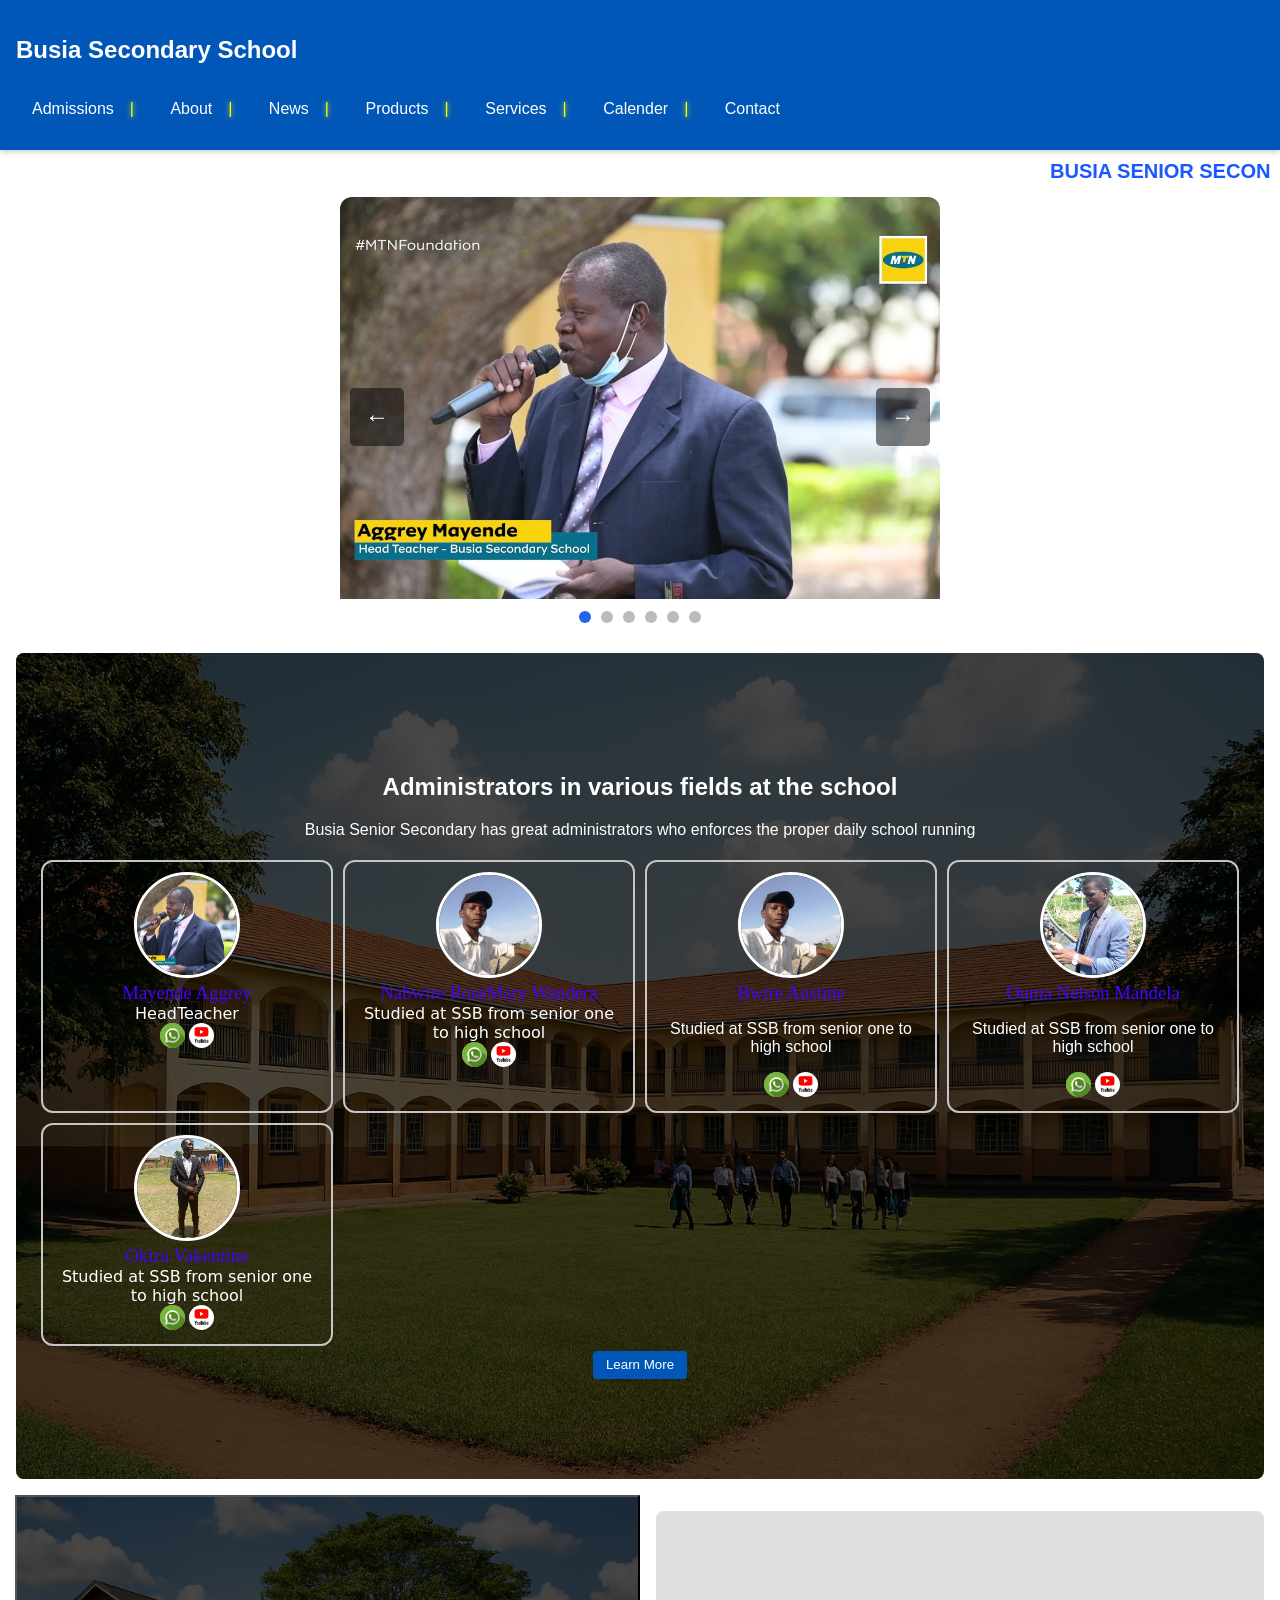
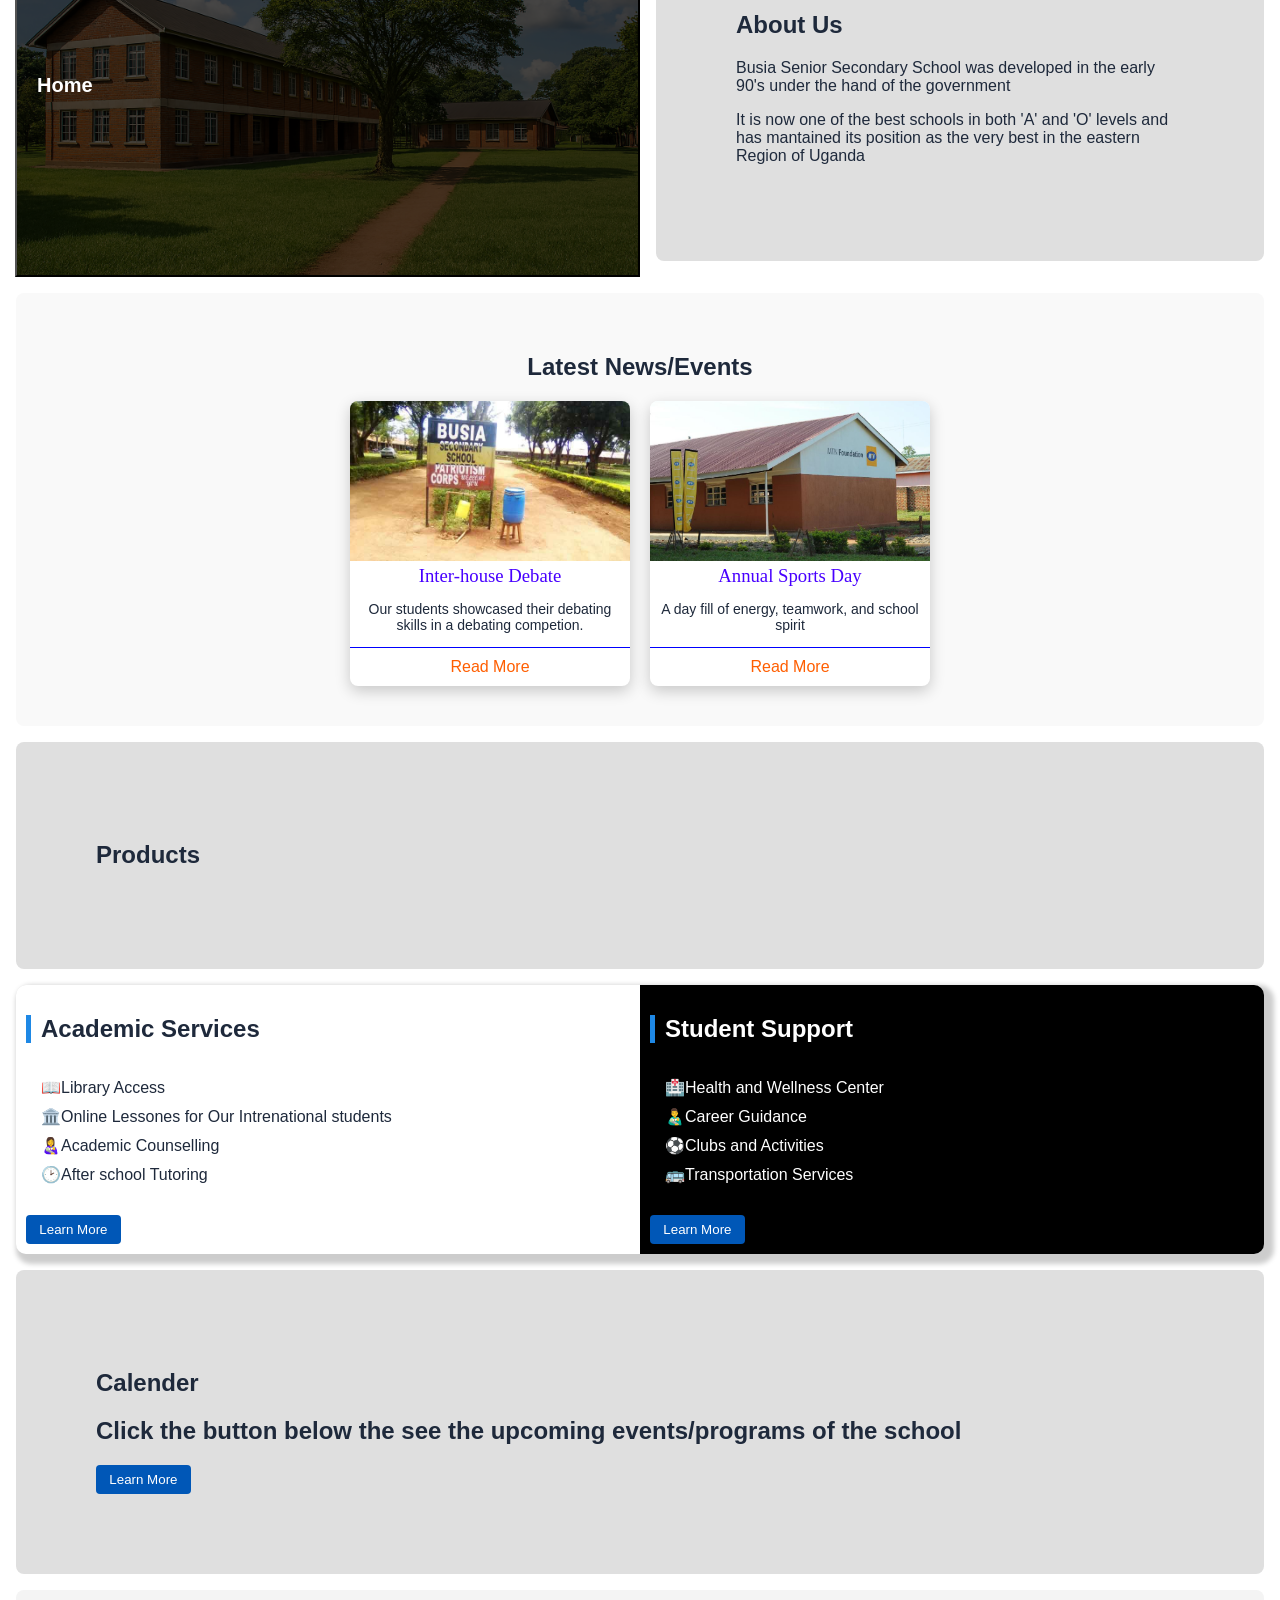
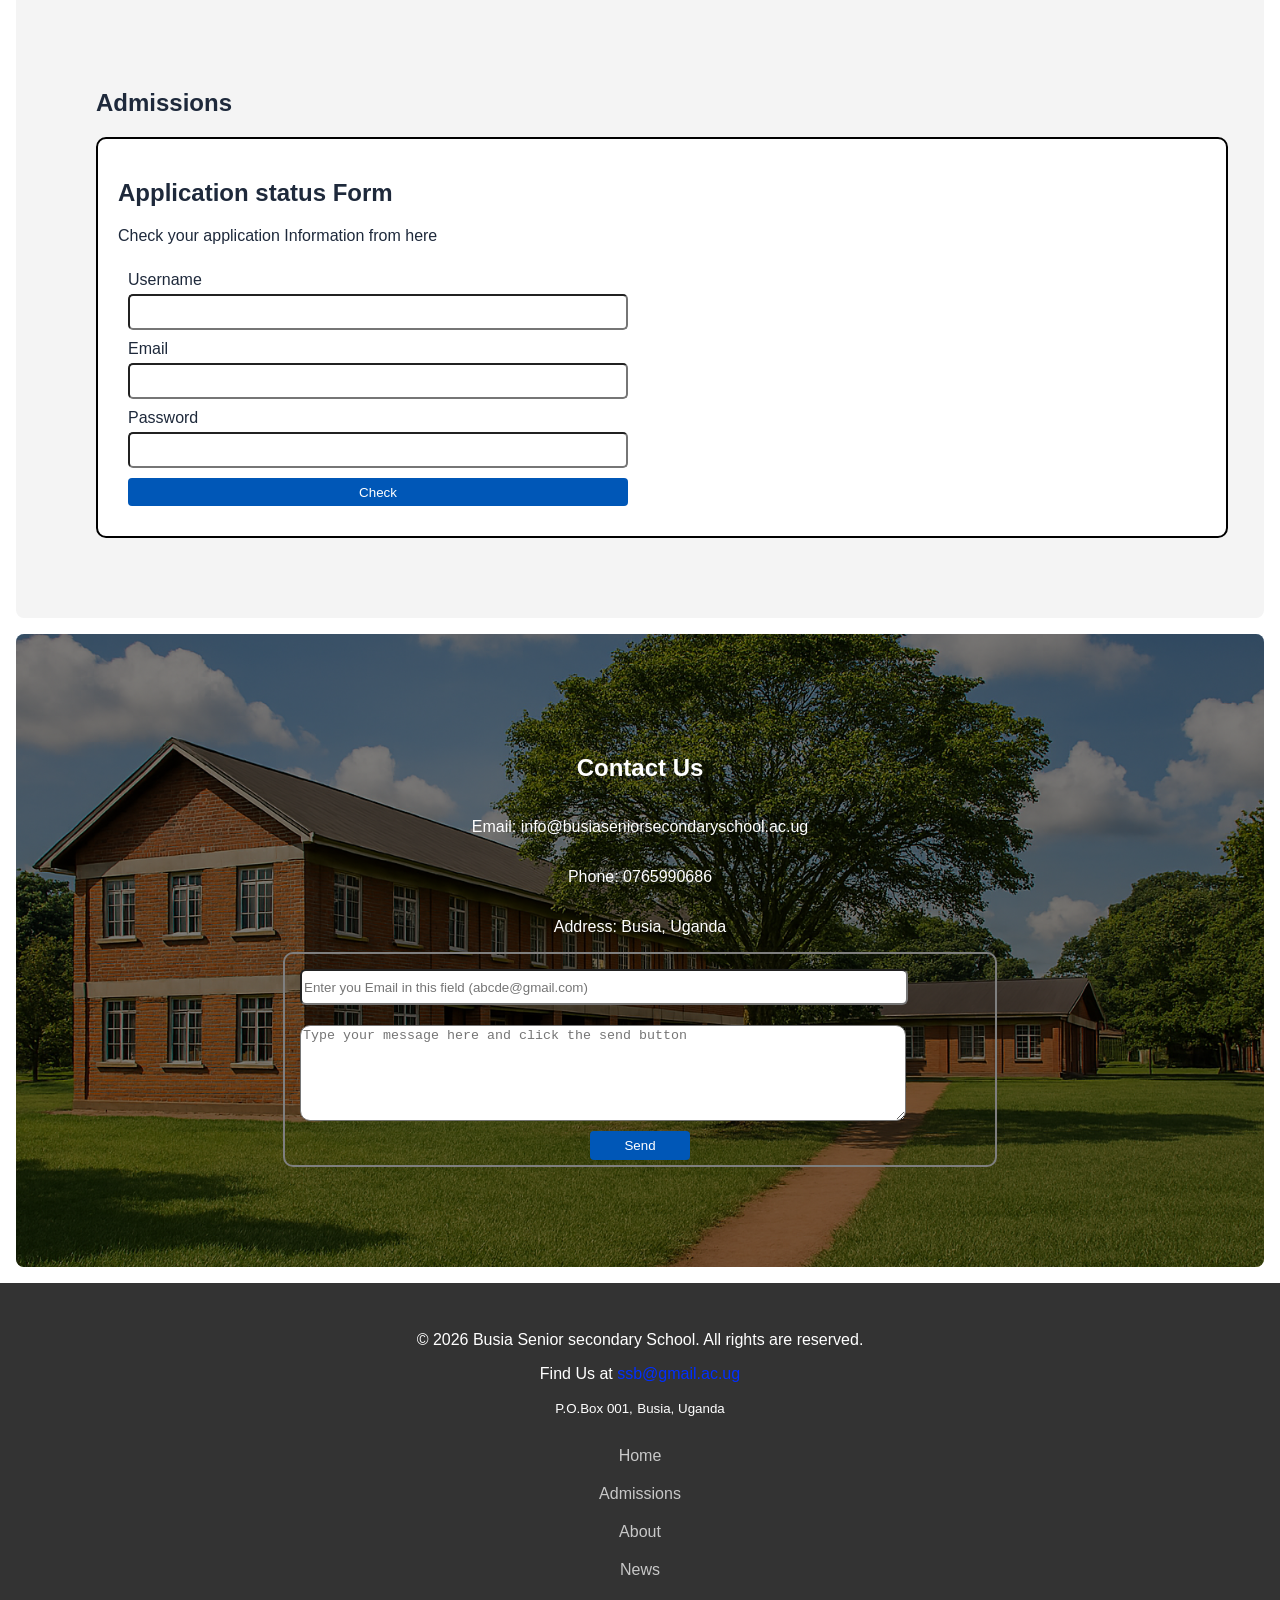
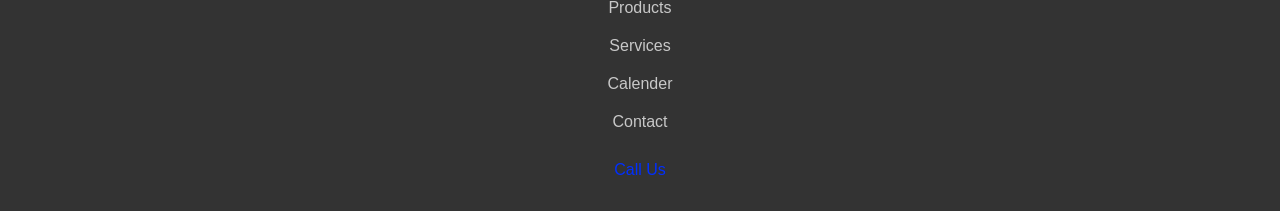
<file: index.html>
<!DOCTYPE html>
<html lang="en">
<head>
  <meta charset="UTF-8">
  <meta name="viewport" content="width=device-width, initial-scale=1.0">
  <title>BUSIA SENIOR SECONDARY SCHOOL</title>
  <link rel="stylesheet" href="style.css">
  <link rel="stylesheet" href="header.css">
  <link rel="stylesheet" href="sections.css">
  <link rel="stylesheet" href="footer.css">
</head>
<body>

  <div id="progressBar"></div>
    <header>
      <div class="sub-nav">
        <aside style="display: flex; align-items: center; justify-content: left;">
        <h1>Busia Secondary School</h1>
        </aside>
      </div>
      <nav id="main-nav">
          <button class="menu-toggle">&#9776;</button> <!-- hamburger icon-->
        <ul>
          <li><a href="admissions.html">Admissions</a></li>
          <li><a href="about.html">About</a></li>
          <li><a href="news.html">News</a></li>
          <li><a href="products.html">Products</a></li>
          <li><a href="services.html">Services</a></li>
          <li><a href="calender.html">Calender</a></li>
          <li><a href="contact.html">Contact</a></li>
        </ul>
      </nav>
    </header>
    
    <marquee behavior="scroll" direction="left" style="color: rgb(23, 85, 255); font-weight: 900; font-size: 20px; margin: 10px;">BUSIA SENIOR SECONDARY SCHOOL</marquee>
    <div class="slider-viewport">
      <div class="slider-container" id="slider-row">

      </div>
        <button class="nav-btn prev" onclick="changeSlide(-1)">←</button>
        <button class="nav-btn next" onclick="changeSlide(1)">→</button>
      <div class="dots-container" id="dots-row"></div>
    </div>
    <section id="hero">
      <h2>Administrators in various fields at the school</h2>
      <div id="more-info">
        <p>Busia Senior Secondary has great administrators who enforces the proper daily school running</p>
      </div>

      <div class="profiles">
        <div class="profile-div">
          <div id="profile-pic">
            <img src="maxresdefault.jpg" 
                                alt="|  Mayende Aggrey, Headteacher SSB" 
                                class="profile-thumb popup-trigger" 
                                id="profilePic" 
                                style="width: 100px; height: 100px; border-radius: 50%; cursor: pointer;">
            <h3 >Mayende Aggrey</h3>
          </div>
          <div id="captions">
            <p id="caption-para">HeadTeacher</p>
          </div>
          <div class="icons">
            <a href="https://wa.me/256765990686"><img src="whatsapp-icon.png" alt="whatsapp-icon" style="width: 25px; height: 25px; border-radius: 50%; cursor: pointer;"></a>
            <img src="youtube-icon-free-vector.jpg" alt="You tube icon" style="width: 25px; height: 25px; border-radius: 50%; cursor: pointer;">
          </div>
        </div>


        <div class="profile-div">
          <div id="profile-pic">
            <img src="user2.jpg" 
                              alt="|  Nabwire RoseMary Wandera, Ass. H/D Academics" 
                              class="profile-thumb popup-trigger"
                              id="profilePic"
                              style="width: 100px; height: 100px; border-radius: 50%; cursor: pointer;">
            <h3>Nabwire RoseMary Wandera</h3>
          </div>
          <div id="captions">
            <p id="caption-para">Studied at SSB from senior one to high school</p>
          </div>
          <div class="icons">
            <a href="https://wa.me/256765990686"><img src="whatsapp-icon.png" alt="whatsapp-icon" style="width: 25px; height: 25px; border-radius: 50%; cursor: pointer;"></a>
            <img src="youtube-icon-free-vector.jpg" alt="You tube icon" style="width: 25px; height: 25px; border-radius: 50%; cursor: pointer;">
          </div>
        </div>

        <div class="profile-div">
          <div id="profile-pic">
            <img src="user2.jpg" 
                              alt="|  Bwire Austine, Admissions H/D" 
                              class="profile-thumb popup-trigger"
                              id="profilePic"
                              style="width: 100px; height: 100px; border-radius: 50%; cursor: pointer;">
            <h3>Bwire Austine</h3>
          </div>
          <div id="captions">
            <p>Studied at SSB from senior one to high school</p>
          </div>
          <div class="icons">
            <a href="https://wa.me/256765990686"><img src="whatsapp-icon.png" alt="whatsapp-icon" style="width: 25px; height: 25px; border-radius: 50%; cursor: pointer;"></a>
            <img src="youtube-icon-free-vector.jpg" alt="You tube icon" style="width: 25px; height: 25px; border-radius: 50%; cursor: pointer;">
          </div>
        </div>

        <div class="profile-div">
          <div id="profile-pic">
            <img src="user4.jpg" 
                              alt="|   Ouma Nelson Mandela, Class Teacher"
                              class="profile-thumb popup-trigger"
                              id="profilePic" 
                              style="width: 100px; height: 100px; border-radius: 50%; cursor: pointer;">
            <h3>Ouma Nelson Mandela</h3>
          </div>
          <div id="captions">
            <p>Studied at SSB from senior one to high school</p>
          </div>
          <div class="icons">
            <a href="https://wa.me/256765990686"><img src="whatsapp-icon.png" alt="whatsapp-icon" style="width: 25px; height: 25px; border-radius: 50%; cursor: pointer;"></a>
            <img src="youtube-icon-free-vector.jpg" alt="You tube icon" style="width: 25px; height: 25px; border-radius: 50%; cursor: pointer;">
          </div>
        </div>

        <div class="profile-div">
          <div id="profile-pic">
            <img src="user6.jpg" 
                              alt="Okiru Valentine"
                              class="profile-thumb popup-trigger"
                              id="profilePic" 
                              style="width: 100px; height: 100px; border-radius: 50%; cursor: pointer;">
            <h3>Okiru Vakentine</h3>
          </div>
          <div id="captions">
            <p id="caption-para">Studied at SSB from senior one to high school</p>
          </div>
          <div class="icons">
            <a href="https://wa.me/256765990686"><img src="whatsapp-icon.png" alt="whatsapp-icon" style="width: 25px; height: 25px; border-radius: 50%; cursor: pointer;"></a>
            <img src="youtube-icon-free-vector.jpg" alt="You tube icon" style="width: 25px; height: 25px; border-radius: 50%; cursor: pointer;">
          </div>
        </div>
      </div>
      <button onclick="learnMore()">Learn More</button>
    </section>
  <div class="section-grid">
    <button id="home">
      <h2>Home</h2>
    </button>


    <section id="about">
      <h2>About Us</h2>
      <p>Busia Senior Secondary School was developed in the early 90's under the hand of the government</p>
      <p>It is now one of the best schools in both 'A' and 'O' levels and has mantained its position as the very best in the eastern Region of Uganda</p>
    </section>
  </div>

    <section id="news">
        <h2>Latest News/Events</h2>
        <div class="news-grid">
          <article class="news-card">
            <img src="busia1.jpg" alt="Debate Competitions">
            <h3>Inter-house Debate</h3>
            <p>Our students showcased their debating skills in a debating competion.</p>
            <div class="read-more-div">
              <a href="#">Read More</a>
            </div>
            
          </article>

          <article class="news-card">
            <img src="Busia-SS-classroom-after.jpg" alt="Stops Day">
            <h3>Annual Sports Day</h3>
            <p>A day fill of energy, teamwork, and school spirit</p>
            <div class="read-more-div">
              <a href="#">Read More</a>
            </div>
          </article>
        </div>
    </section>

    <section id="products">
        <h2>Products</h2>
    </section>
      
    <section id="services">
      <div id="left" class="service left">
        <h2>Academic Services</h2>
        <ul>
          <li>📖Library Access</li>
          <li>🏛️Online Lessones for Our Intrenational students</li>
          <li>👩‍🍼Academic Counselling</li>
          <li>🕑After school Tutoring</li>
        </ul>
        <button>Learn More</button>
      </div>
      <div id="right" class="service right">
        <h2>Student Support</h2>
        <ul>
          <li>🏥Health and Wellness Center</li>
          <li>👨‍🍼Career Guidance</li>
          <li>⚽Clubs and Activities</li>
          <li>🚌Transportation Services</li>
        </ul>
        <button>Learn More</button>
      </div>
    </section>

    <section id="calender">
      <h2>Calender</h2>
      <h2>Click the button below the see the upcoming events/programs of the school</h2>
      <button>Learn More</button>
    </section>

  <section id="admissions">
      <h2>Admissions</h2>
      <div id="apply-container">
        <h2>Application status Form</h3>
        <form action="submit">
          <p>Check your application Information from here</p>
          <div id="inputs">
            <label for="name">Username</label>
            <input type="text" name="name" id="name-field">
            <label for="name">Email</label>
            <input type="email" name="email" id="email-field">
            <label for="password">Password</label>
            <input type="password" name="password" id="password-field">
            <button type="submit">Check</button>
          </div>
        </form>
      </div>
    </section>

    <section id="contact">
      <h2>Contact Us</h2>
      <p>Email: info@busiaseniorsecondaryschool.ac.ug</p>
      <p>Phone: 0765990686</p>
      <p>Address: Busia, Uganda</p>
      <form action="submit" id="form">
          <input type="email"  id="name" name="name" required placeholder="Enter you Email in this field (abcde@gmail.com)">
          <textarea name="message" id="message" required placeholder="Type your message here and click the send button"></textarea>
        <button type="submit" id="submit-btn">Send</button>
      </form>
    </section>

    <footer>
      <p>&copy; 2026 Busia Senior secondary School. All rights are reserved.</p>
      <p>Find Us at <a href="babalandapius3@gmail.com">ssb@gmail.ac.ug</a></p>
      <small>P.O.Box 001,</small>
      <small>Busia, Uganda</small>

      <nav id="footer-links">
        <ul>
          <li><a href="home.html">Home</a></li>
          <li><a href="admissions.html">Admissions</a></li>
          <li><a href="about.html">About</a></li>
          <li><a href="news.html">News</a></li>
          <li><a href="products.html">Products</a></li>
          <li><a href="services.html">Services</a></li>
          <li><a href="calender.html">Calender</a></li>
          <li><a href="contact.html">Contact</a></li>
        </ul>
      </nav>
      <a href="tel: +256765990686">Call Us</a>
    </footer>

    <button id="scrollTopBtn">↑ Top</button>
    <div id="profileModal" class="modal">
      <span class="close">&times;</span>
      <img class="modal-content" id="modalImage">
      <div id="caption">An Administrator</div>
    </div>

  <script src="script.js"></script>
</body>

</html>
</file>
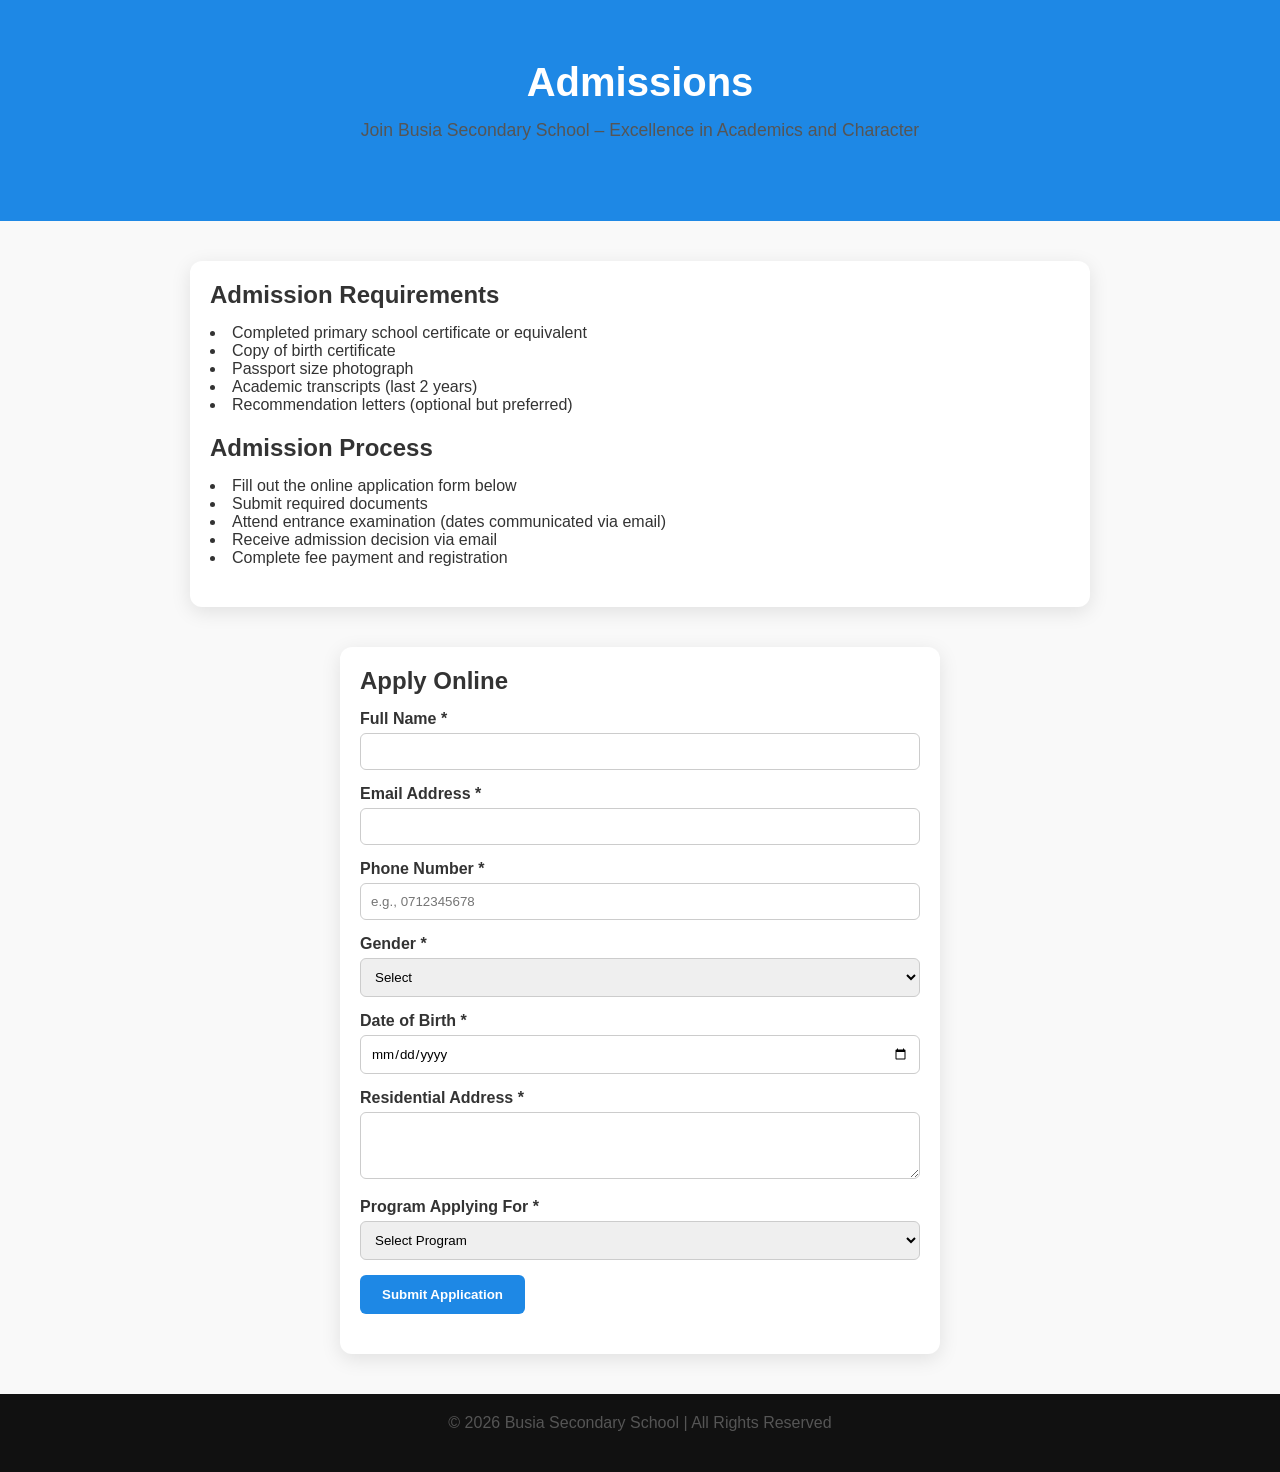
<file: admissions.html>
<!DOCTYPE html>
<html lang="en">
<head>
<meta charset="UTF-8">
<meta name="viewport" content="width=device-width, initial-scale=1.0">
<title>Admissions | Busia Secondary School</title>
<style>
/* --------- GLOBAL --------- */
* { margin:0; padding:0; box-sizing:border-box; font-family:Arial,sans-serif; }
body { background:#f9f9f9; color:#333; }
h1,h2 { margin-bottom:15px; }
p { margin-bottom:20px; color:#555; }

/* --------- HEADER --------- */
.page-header { background:#1e88e5; color:white; text-align:center; padding:60px 20px; }
.page-header h1 { font-size:2.5rem; }
.page-header p { font-size:1.1rem; }

/* --------- ADMISSION INFO --------- */
.admission-info { max-width:900px; margin:40px auto; padding:20px; background:white; border-radius:12px; box-shadow:0 5px 20px rgba(0,0,0,0.1); }
.admission-info ul { list-style:disc inside; margin-bottom:20px; }

/* --------- FORM --------- */
.admission-form { max-width:600px; margin:40px auto; padding:20px; background:white; border-radius:12px; box-shadow:0 5px 20px rgba(0,0,0,0.1); }
.admission-form label { display:block; margin-bottom:5px; font-weight:bold; }
.admission-form input, .admission-form select, .admission-form textarea { width:100%; padding:10px; margin-bottom:15px; border-radius:6px; border:1px solid #ccc; }
.admission-form textarea { resize:vertical; }
.admission-form button { background:#1e88e5; color:white; padding:12px 22px; border:none; border-radius:6px; font-weight:bold; cursor:pointer; }
.admission-form button:hover { background:#1565c0; }

/* --------- FEEDBACK MESSAGE --------- */
#feedback { margin-top:15px; font-weight:bold; color:green; }

/* --------- FOOTER --------- */
.footer { background:#111; color:white; text-align:center; padding:20px; margin-top:40px; }

/* --------- MOBILE --------- */
@media(max-width:768px){
  .admission-form, .admission-info { padding:15px; margin:20px; }
}
</style>
</head>
<body>

<!-- HEADER -->
<header class="page-header">
  <h1>Admissions</h1>
  <p>Join Busia Secondary School – Excellence in Academics and Character</p>
</header>

<!-- ADMISSION INFO -->
<section class="admission-info">
  <h2>Admission Requirements</h2>
  <ul>
    <li>Completed primary school certificate or equivalent</li>
    <li>Copy of birth certificate</li>
    <li>Passport size photograph</li>
    <li>Academic transcripts (last 2 years)</li>
    <li>Recommendation letters (optional but preferred)</li>
  </ul>

  <h2>Admission Process</h2>
  <ul>
    <li>Fill out the online application form below</li>
    <li>Submit required documents</li>
    <li>Attend entrance examination (dates communicated via email)</li>
    <li>Receive admission decision via email</li>
    <li>Complete fee payment and registration</li>
  </ul>
</section>

<!-- ADMISSION FORM -->
<section class="admission-form">
  <h2>Apply Online</h2>
  <form id="admissionForm">
    <label for="fullname">Full Name *</label>
    <input type="text" id="fullname" name="fullname" required>

    <label for="email">Email Address *</label>
    <input type="email" id="email" name="email" required>

    <label for="phone">Phone Number *</label>
    <input type="tel" id="phone" name="phone" required pattern="[0-9]{10,15}" placeholder="e.g., 0712345678">

    <label for="gender">Gender *</label>
    <select id="gender" name="gender" required>
      <option value="">Select</option>
      <option>Male</option>
      <option>Female</option>
      <option>Other</option>
    </select>

    <label for="dob">Date of Birth *</label>
    <input type="date" id="dob" name="dob" required>

    <label for="address">Residential Address *</label>
    <textarea id="address" name="address" rows="3" required></textarea>

    <label for="program">Program Applying For *</label>
    <select id="program" name="program" required>
      <option value="">Select Program</option>
      <option>Science</option>
      <option>Arts</option>
      <option>Sports</option>
      <option>Mixed / Other</option>
    </select>

    <button type="submit">Submit Application</button>
    <p id="feedback"></p>
  </form>
</section>

<!-- FOOTER -->
<footer class="footer">
  <p>© 2026 Busia Secondary School | All Rights Reserved</p>
</footer>

<!-- JS -->
<script>
// Form submission logic
const form = document.getElementById('admissionForm');
const feedback = document.getElementById('feedback');

form.addEventListener('submit', function(e){
  e.preventDefault(); // prevent page reload

  // Validate inputs (basic HTML validation is already present)
  const fullname = document.getElementById('fullname').value.trim();
  const email = document.getElementById('email').value.trim();
  const phone = document.getElementById('phone').value.trim();
  const gender = document.getElementById('gender').value;
  const dob = document.getElementById('dob').value;
  const address = document.getElementById('address').value.trim();
  const program = document.getElementById('program').value;

  if(!fullname || !email || !phone || !gender || !dob || !address || !program){
    feedback.style.color = 'red';
    feedback.textContent = "Please fill all required fields!";
    return;
  }

  // Check phone pattern
  const phonePattern = /^[0-9]{10,15}$/;
  if(!phonePattern.test(phone)){
    feedback.style.color='red';
    feedback.textContent = "Please enter a valid phone number!";
    return;
  }

  // Simulate submission success
  feedback.style.color='green';
  feedback.textContent = `Thank you ${fullname}! Your application has been submitted successfully.`;

  // Clear form fields
  form.reset();
});
</script>

</body>
</html>
</file>
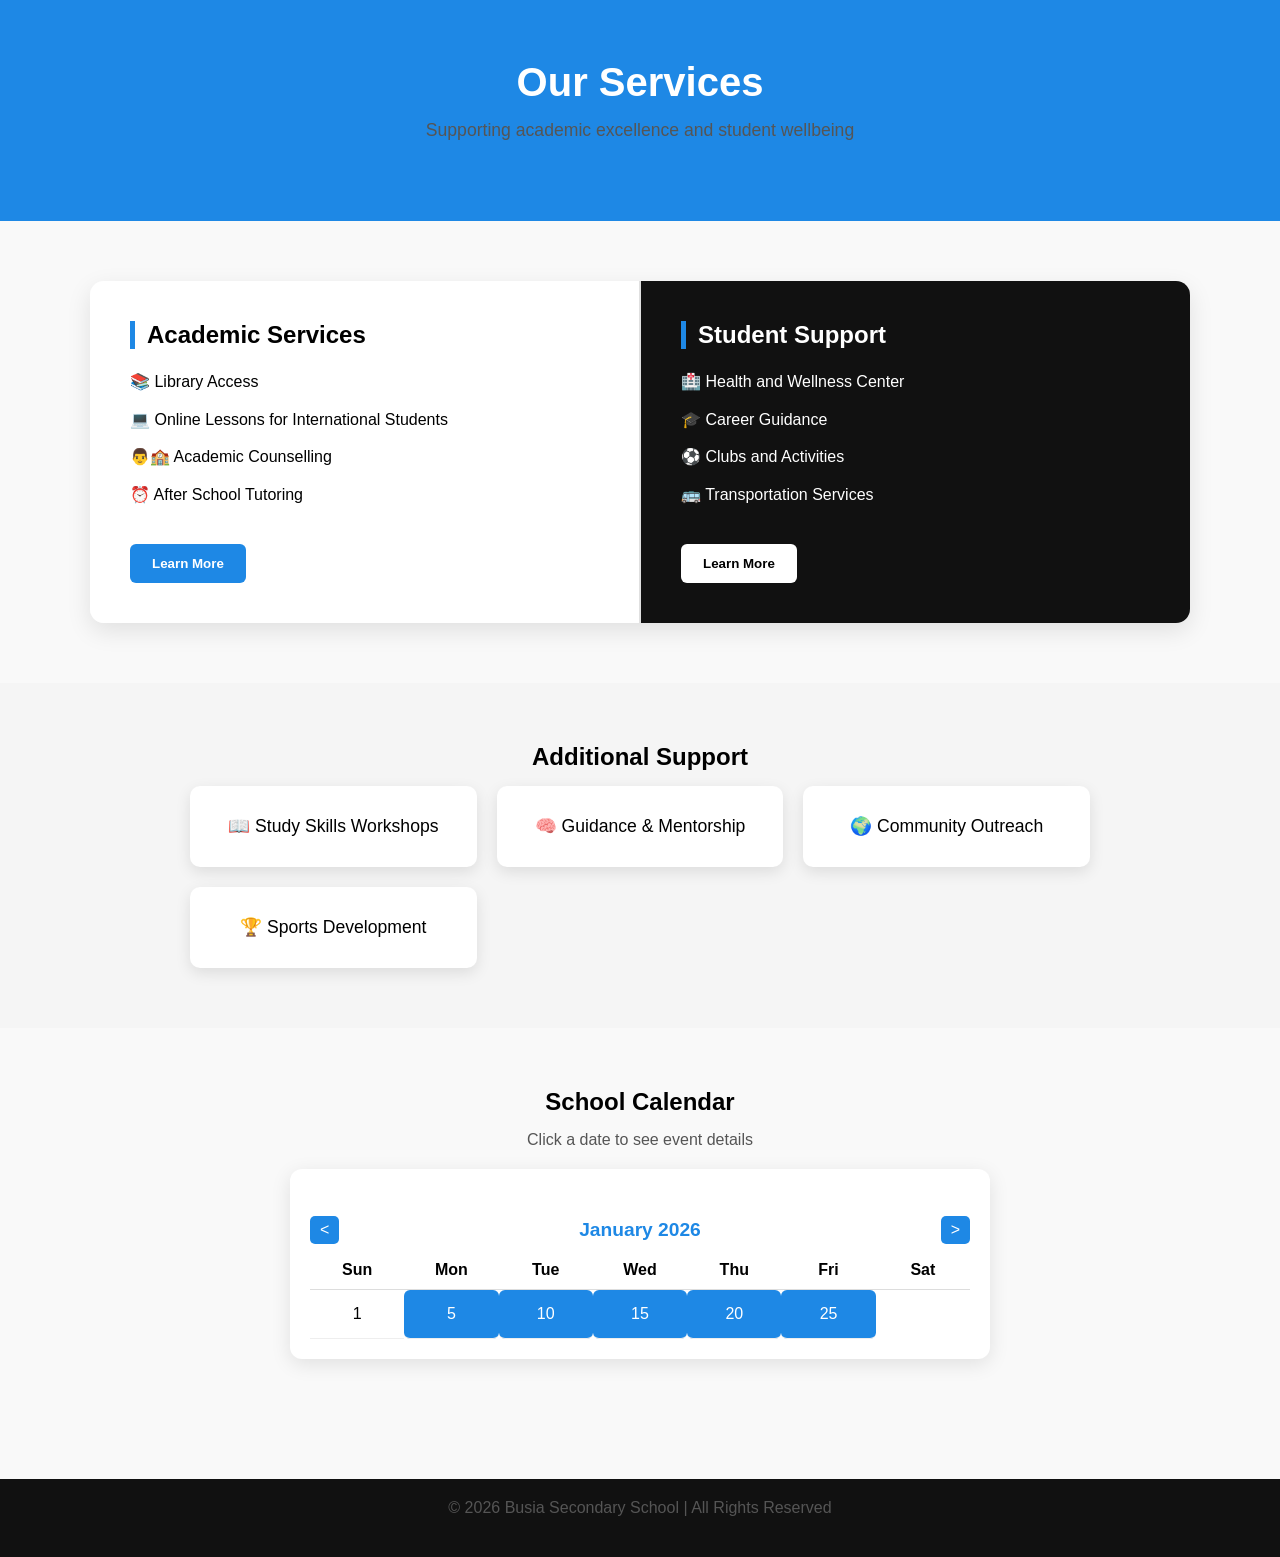
<file: calender.html>
<!DOCTYPE html>
<html lang="en">
<head>
<meta charset="UTF-8">
<meta name="viewport" content="width=device-width, initial-scale=1.0">
<title>Services | Busia Secondary School</title>
<style>
/* ----------- GLOBAL ----------- */
* { margin:0; padding:0; box-sizing:border-box; font-family: Arial,sans-serif; }
body { background:#f9f9f9; }

h1,h2 { margin-bottom: 15px; }
p { margin-bottom: 20px; color:#555; }
button { cursor:pointer; }

/* ----------- HEADER ----------- */
.page-header { background:#1e88e5; color:white; text-align:center; padding:60px 20px; }
.page-header h1 { font-size:2.5rem; }
.page-header p { font-size:1.1rem; }

/* ----------- SERVICES ----------- */
#services { display:flex; max-width:1100px; margin:60px auto; border-radius:14px; overflow:hidden; box-shadow:0 8px 25px rgba(0,0,0,0.1); }
.service { flex:1; padding:40px; opacity:0; transform:translateY(40px); transition: opacity 0.8s ease, transform 0.8s ease; }
.service.show { opacity:1; transform:translateY(0); }
.left { background:white; color:black; border-right:2px solid #e0e0e0; }
.right { background:#111; color:white; }
.service h2 { border-left:5px solid #1e88e5; padding-left:12px; margin-bottom:20px; }
.service ul { list-style:none; }
.service li { margin-bottom:12px; line-height:1.6; }
.service-btn { margin-top:25px; padding:12px 22px; border:none; border-radius:6px; font-weight:bold; }
.left .service-btn { background:#1e88e5; color:white; }
.right .service-btn { background:white; color:black; }

/* ----------- EXTRA SERVICES ----------- */
.extra-services { padding:60px 20px; text-align:center; background:#f5f5f5; }
.cards { display:grid; grid-template-columns: repeat(auto-fit, minmax(220px,1fr)); gap:20px; max-width:900px; margin:auto; }
.card { background:white; padding:30px; border-radius:10px; box-shadow:0 5px 15px rgba(0,0,0,0.1); font-size:1.1rem; }

/* ----------- CALENDAR ----------- */
.calendar-section { padding:60px 20px; text-align:center; opacity:0; transform:translateY(40px); transition:opacity 0.8s ease, transform 0.8s ease; }
.calendar-section.show { opacity:1; transform:translateY(0); }
.calendar { max-width:700px; margin:auto; background:white; border-radius:12px; padding:20px; box-shadow:0 5px 20px rgba(0,0,0,0.1); }
.month { position:relative; margin:30px 0 10px; font-weight:bold; font-size:1.2rem; color:#1e88e5; }
.month-nav { position:absolute; top:50%; transform:translateY(-50%); background:#1e88e5; color:white; border:none; padding:5px 10px; border-radius:5px; cursor:pointer; font-size:1rem; }
.month-nav.prev { left:0; } .month-nav.next { right:0; }
.month-nav:hover { background:#1565c0; }
.weekdays,.days { display:grid; grid-template-columns: repeat(7,1fr); text-align:center; }
.weekdays div { font-weight:bold; padding:10px 0; border-bottom:1px solid #ddd; }
.days .day { padding:15px 0; border-bottom:1px solid #eee; position:relative; }
.days .day.event { opacity:0; transform:translateY(20px); transition:opacity 0.5s ease, transform 0.5s ease; background:#1e88e5; color:white; border-radius:6px; cursor:pointer; }
.days .day.event.show { opacity:1; transform:translateY(0); }
.days .day.event:hover { transform:translateY(-3px); }
.event-name { display:none; position:absolute; top:100%; left:50%; transform:translateX(-50%); background:#333; color:white; font-size:0.8rem; padding:3px 6px; border-radius:4px; white-space:nowrap; }
.days .day.event:hover .event-name { display:block; }

/* ----------- EVENT POPUP ----------- */
.event-popup { display:none; position:fixed; top:50%; left:50%; transform:translate(-50%,-50%); background:white; color:black; padding:25px 30px; border-radius:10px; box-shadow:0 8px 25px rgba(0,0,0,0.2); z-index:1000; max-width:300px; text-align:center; }
.event-popup .close-btn { position:absolute; top:8px; right:12px; font-size:1.5rem; cursor:pointer; }

/* ----------- FOOTER ----------- */
.footer { background:#111; color:white; text-align:center; padding:20px; margin-top:60px; }

/* ----------- MOBILE ----------- */
@media(max-width:768px){
  #services{ flex-direction:column; }
  .left{ border-right:none; border-bottom:2px solid #e0e0e0; }
  .weekdays, .days{ font-size:0.8rem; }
}
</style>
</head>
<body>

<!-- HEADER -->
<header class="page-header">
  <h1>Our Services</h1>
  <p>Supporting academic excellence and student wellbeing</p>
</header>

<!-- SERVICES -->
<section id="services">
  <div class="service left">
    <h2>Academic Services</h2>
    <ul>
      <li>📚 Library Access</li>
      <li>💻 Online Lessons for International Students</li>
      <li>👨🏫 Academic Counselling</li>
      <li>⏰ After School Tutoring</li>
    </ul>
    <button class="service-btn">Learn More</button>
  </div>
  <div class="service right">
    <h2>Student Support</h2>
    <ul>
      <li>🏥 Health and Wellness Center</li>
      <li>🎓 Career Guidance</li>
      <li>⚽ Clubs and Activities</li>
      <li>🚌 Transportation Services</li>
    </ul>
    <button class="service-btn">Learn More</button>
  </div>
</section>

<!-- EXTRA SERVICES -->
<section class="extra-services">
  <h2>Additional Support</h2>
  <div class="cards">
    <div class="card">📖 Study Skills Workshops</div>
    <div class="card">🧠 Guidance & Mentorship</div>
    <div class="card">🌍 Community Outreach</div>
    <div class="card">🏆 Sports Development</div>
  </div>
</section>

<!-- CALENDAR -->
<section class="calendar-section">
  <h2>School Calendar</h2>
  <p>Click a date to see event details</p>
  <div class="calendar">

    <!-- JANUARY -->
    <div class="month">
      <button class="month-nav prev">&lt;</button>
      <span class="month-name">January 2026</span>
      <button class="month-nav next">&gt;</button>
    </div>
    <div class="weekdays"><div>Sun</div><div>Mon</div><div>Tue</div><div>Wed</div><div>Thu</div><div>Fri</div><div>Sat</div></div>
    <div class="days">
      <div class="day">1</div>
      <div class="day event" data-event="PTA Meeting at 10 AM">5</div>
      <div class="day event" data-event="Math Exam in Room 12">10</div>
      <div class="day event" data-event="School Assembly at 8 AM">15</div>
      <div class="day event" data-event="Science Fair in Hall">20</div>
      <div class="day event" data-event="English Exam in Room 14">25</div>
    </div>

    <!-- FEBRUARY -->
    <div class="month">
      <button class="month-nav prev">&lt;</button>
      <span class="month-name">February 2026</span>
      <button class="month-nav next">&gt;</button>
    </div>
    <div class="weekdays"><div>Sun</div><div>Mon</div><div>Tue</div><div>Wed</div><div>Thu</div><div>Fri</div><div>Sat</div></div>
    <div class="days">
      <div class="day event" data-event="Mid-term Exams Start">5</div>
      <div class="day event" data-event="Sports Day">10</div>
      <div class="day event" data-event="Parent-Teacher Meeting">15</div>
      <div class="day event" data-event="History Exam">20</div>
      <div class="day event" data-event="Art Workshop">25</div>
    </div>

    <!-- MARCH -->
    <div class="month">
      <button class="month-nav prev">&lt;</button>
      <span class="month-name">March 2026</span>
      <button class="month-nav next">&gt;</button>
    </div>
    <div class="weekdays"><div>Sun</div><div>Mon</div><div>Tue</div><div>Wed</div><div>Thu</div><div>Fri</div><div>Sat</div></div>
    <div class="days">
      <div class="day event" data-event="Quarter Exams">3</div>
      <div class="day event" data-event="Science Project Submission">7</div>
      <div class="day event" data-event="Math Quiz">12</div>
      <div class="day event" data-event="Drama Performance">15</div>
      <div class="day event" data-event="End of Term Celebration">20</div>
      <div class="day event" data-event="Geography Exam">27</div>
    </div>

  </div>
</section>

<!-- POPUP -->
<div class="event-popup" id="eventPopup">
  <span class="close-btn" id="closePopup">&times;</span>
  <p id="popupText"></p>
</div>

<!-- FOOTER -->
<footer class="footer">
  <p>© 2026 Busia Secondary School | All Rights Reserved</p>
</footer>

<!-- JS -->
<script>
// Scroll animation
const observer = new IntersectionObserver((entries)=>{
  entries.forEach(entry=>{
    if(entry.isIntersecting){ entry.target.classList.add('show'); observer.unobserve(entry.target); }
  });
},{threshold:0.3});

document.querySelectorAll('.service').forEach(s=>observer.observe(s));
const calendarSection=document.querySelector('.calendar-section');
if(calendarSection) observer.observe(calendarSection);
const eventDays=document.querySelectorAll('.days .day.event');
eventDays.forEach((day,i)=>{ day.style.transitionDelay=`${i*0.1}s`; observer.observe(day); });

// Popup
const popup=document.getElementById('eventPopup');
const popupText=document.getElementById('popupText');
const closeBtn=document.getElementById('closePopup');
eventDays.forEach(day=>day.addEventListener('click',()=>{ popupText.innerHTML='📅 <strong>'+day.dataset.event+'</strong>'; popup.style.display='block'; }));
closeBtn.addEventListener('click',()=>{ popup.style.display='none'; });
window.addEventListener('click', e=>{ if(e.target===popup) popup.style.display='none'; });

// Month navigation
const months=document.querySelectorAll('.calendar .month');
const monthSections=document.querySelectorAll('.calendar .month, .calendar .weekdays, .calendar .days');
let currentMonthIndex=0;
function showMonth(index){
  monthSections.forEach((el,i)=>{
    if(i>=index*3 && i<index*3+3) el.style.display=(i%3===0?'grid':'grid');
    else el.style.display='none';
  });
}
showMonth(currentMonthIndex);
months.forEach((month,i)=>{
  const prev=month.querySelector('.prev'); const next=month.querySelector('.next');
  if(prev) prev.addEventListener('click',()=>{ if(currentMonthIndex>0){ currentMonthIndex--; showMonth(currentMonthIndex); }});
  if(next) next.addEventListener('click',()=>{ if(currentMonthIndex<months.length-1){ currentMonthIndex++; showMonth(currentMonthIndex); }});
});

// Highlight today
const today=new Date();
const todayDay=today.getDate();
const todayMonth=today.getMonth();
const todayYear=today.getFullYear();
document.querySelectorAll('.calendar .month-name').forEach((mn,i)=>{
  if(mn.textContent.includes(todayYear) && i===todayMonth){
    const daysDiv=mn.nextElementSibling.nextElementSibling;
    daysDiv.querySelectorAll('.day').forEach(d=>{ if(parseInt(d.textContent)===todayDay){ d.style.background='#ff9800'; d.style.color='white'; d.style.fontWeight='bold'; d.title='Today'; } });
  }
});
</script>
</body>
</html>
</file>
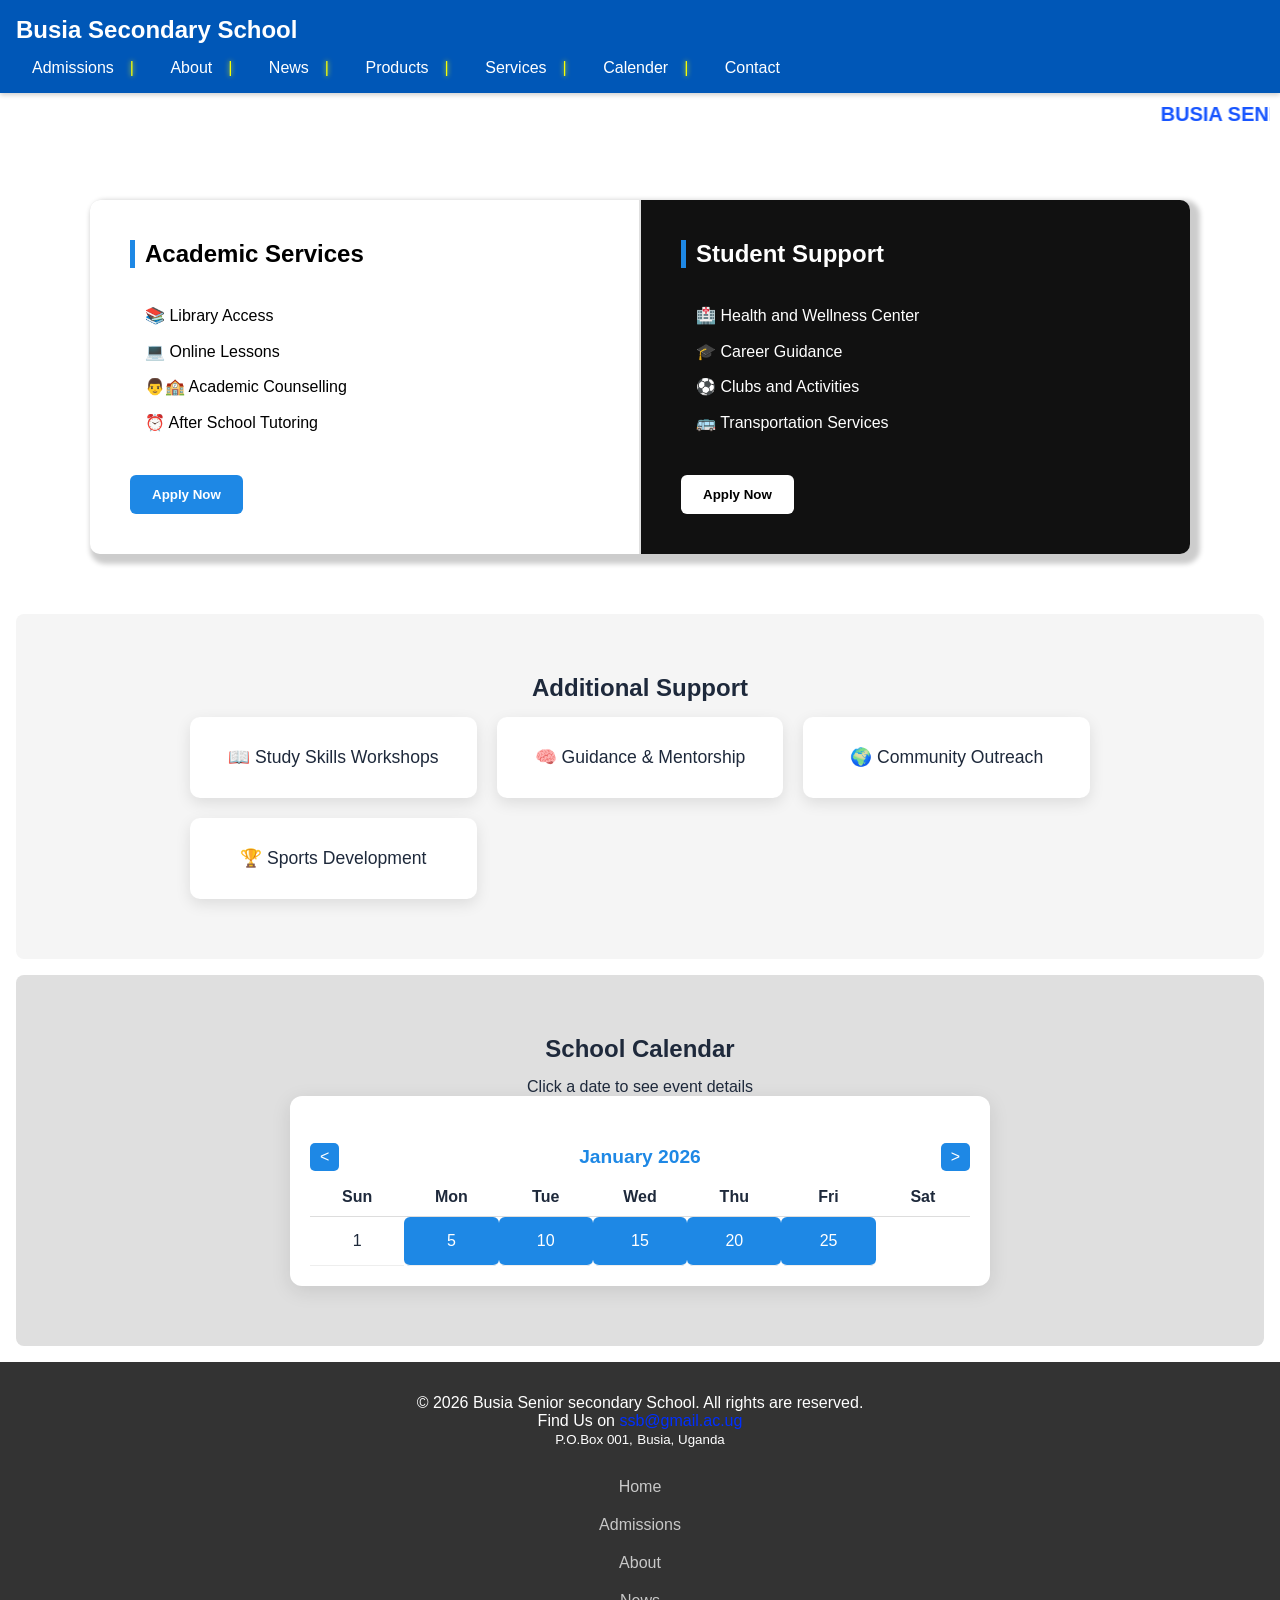
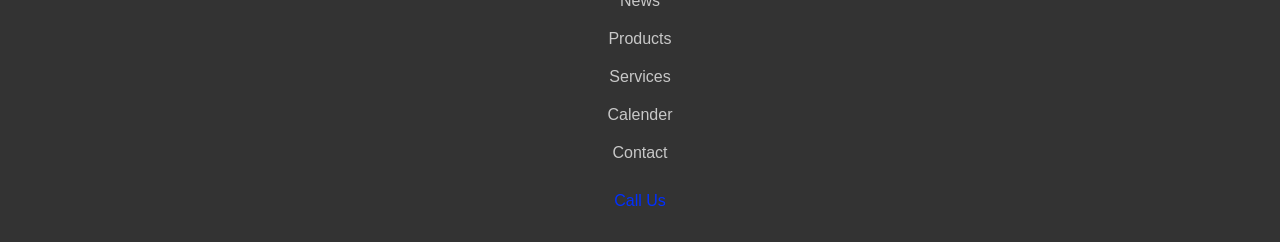
<file: services.html>
<!DOCTYPE html>
<html lang="en">
<head>
<meta charset="UTF-8">
<meta name="viewport" content="width=device-width, initial-scale=1.0">
<title>Services | Busia Secondary School</title>
<link rel="stylesheet" href="style.css">
<link rel="stylesheet" href="services.css">
<link rel="stylesheet" href="header.css">
<link rel="stylesheet" href="sections.css">
<link rel="stylesheet" href="footer.css">
</head>
<body>

<!-- HEADER -->
<header>
      <div class="sub-nav">
        <aside style="display: flex; align-items: center; justify-content: left;">
        <h1>Busia Secondary School</h1>
        </aside>
      </div>
      <nav id="main-nav">
          <button class="menu-toggle">&#9776;</button> <!-- hamburger icon-->
        <ul>
          <li><a href="admissions.html">Admissions</a></li>
          <li><a href="about.html">About</a></li>
          <li><a href="news.html">News</a></li>
          <li><a href="products.html">Products</a></li>
          <li><a href="services.html">Services</a></li>
          <li><a href="calender.html">Calender</a></li>
          <li><a href="contact.html">Contact</a></li>
        </ul>
      </nav>
    </header>
    
    <marquee behavior="scroll" direction="left" style="color: rgb(23, 85, 255); font-weight: 900; font-size: 20px; margin: 10px;">BUSIA SENIOR SECONDARY SCHOOL</marquee>

<!-- SERVICES -->
<section id="services">
  <div class="service left">
    <h2>Academic Services</h2>
    <ul>
      <li>📚 Library Access</li>
      <li>💻 Online Lessons</li>
      <li>👨🏫 Academic Counselling</li>
      <li>⏰ After School Tutoring</li>
    </ul>
    <button class="service-btn" onclick="openAdmissionPopup()">Apply Now</button>
  </div>
  <div class="service right">
    <h2>Student Support</h2>
    <ul>
      <li>🏥 Health and Wellness Center</li>
      <li>🎓 Career Guidance</li>
      <li>⚽ Clubs and Activities</li>
      <li>🚌 Transportation Services</li>
    </ul>
    <button class="service-btn" onclick="openAdmissionPopup()">Apply Now</button>
  </div>
</section>

<!-- EXTRA SERVICES -->
<section class="extra-services">
  <h2>Additional Support</h2>
  <div class="cards">
    <div class="card">📖 Study Skills Workshops</div>
    <div class="card">🧠 Guidance & Mentorship</div>
    <div class="card">🌍 Community Outreach</div>
    <div class="card">🏆 Sports Development</div>
  </div>
</section>

<!-- CALENDAR -->
<section class="calendar-section">
  <h2>School Calendar</h2>
  <p>Click a date to see event details</p>
  <div class="calendar">
    <!-- JANUARY -->
    <div class="month">
      <button class="month-nav prev">&lt;</button>
      <span class="month-name">January 2026</span>
      <button class="month-nav next">&gt;</button>
    </div>
    <div class="weekdays"><div>Sun</div><div>Mon</div><div>Tue</div><div>Wed</div><div>Thu</div><div>Fri</div><div>Sat</div></div>
    <div class="days">
      <div class="day">1</div>
      <div class="day event" data-event="PTA Meeting at 10 AM">5</div>
      <div class="day event" data-event="Math Exam in Room 12">10</div>
      <div class="day event" data-event="School Assembly at 8 AM">15</div>
      <div class="day event" data-event="Science Fair in Hall">20</div>
      <div class="day event" data-event="English Exam in Room 14">25</div>
    </div>

    <!-- FEBRUARY -->
    <div class="month">
      <button class="month-nav prev">&lt;</button>
      <span class="month-name">February 2026</span>
      <button class="month-nav next">&gt;</button>
    </div>
    <div class="weekdays"><div>Sun</div><div>Mon</div><div>Tue</div><div>Wed</div><div>Thu</div><div>Fri</div><div>Sat</div></div>
    <div class="days">
      <div class="day event" data-event="Mid-term Exams Start">5</div>
      <div class="day event" data-event="Sports Day">10</div>
      <div class="day event" data-event="Parent-Teacher Meeting">15</div>
      <div class="day event" data-event="History Exam">20</div>
      <div class="day event" data-event="Art Workshop">25</div>
    </div>

    <!-- MARCH -->
    <div class="month">
      <button class="month-nav prev">&lt;</button>
      <span class="month-name">March 2026</span>
      <button class="month-nav next">&gt;</button>
    </div>
    <div class="weekdays"><div>Sun</div><div>Mon</div><div>Tue</div><div>Wed</div><div>Thu</div><div>Fri</div><div>Sat</div></div>
    <div class="days">
      <div class="day event" data-event="Quarter Exams">3</div>
      <div class="day event" data-event="Science Project Submission">7</div>
      <div class="day event" data-event="Math Quiz">12</div>
      <div class="day event" data-event="Drama Performance">15</div>
      <div class="day event" data-event="End of Term Celebration">20</div>
      <div class="day event" data-event="Geography Exam">27</div>
    </div>
  </div>
</section>

<!-- EVENT POPUP -->
<div class="event-popup" id="eventPopup">
  <span class="close-btn" id="closePopup">&times;</span>
  <p id="popupText"></p>
</div>

<!-- ADMISSION FORM POPUP -->
<div class="admission-popup" id="admissionPopup">
  <span class="close-btn" id="closeAdmission">&times;</span>
  <h2>Apply for Admission</h2>
  <form id="popupAdmissionForm">
    <label for="pname">Full Name *</label>
    <input type="text" id="pname" required>
    <label for="pemail">Email *</label>
    <input type="email" id="pemail" required>
    <label for="pphone">Phone *</label>
    <input type="tel" id="pphone" required pattern="[0-9]{10,15}" placeholder="e.g., 0712345678">
    <label for="pgender">Gender *</label>
    <select id="pgender" required>
      <option value="">Select</option>
      <option>Male</option>
      <option>Female</option>
      <option>Other</option>
    </select>
    <button type="submit">Submit Application</button>
    <p id="popupFeedback"></p>
  </form>
</div>

<!-- FOOTER -->
    <footer>
      <p>&copy; 2026 Busia Senior secondary School. All rights are reserved.</p>
      <p>Find Us on <a href="mailto: babalandapius3@gmail.com?" subject="Hello">ssb@gmail.ac.ug</a></p>
      <small>P.O.Box 001,</small>
      <small>Busia, Uganda</small>

      <nav id="footer-links">
        <ul>
          <li><a href="home.html">Home</a></li>
          <li><a href="admissions.html">Admissions</a></li>
          <li><a href="about.html">About</a></li>
          <li><a href="news.html">News</a></li>
          <li><a href="products.html">Products</a></li>
          <li><a href="services.html">Services</a></li>
          <li><a href="calender.html">Calender</a></li>
          <li><a href="contact.html">Contact</a></li>
        </ul>
      </nav>
      <a href="tel: +256765990686">Call Us</a>
    </footer>

    <button id="scrollTopBtn">↑ Top</button>
    <div id="profileModal" class="modal">
      <span class="close">&times;</span>
      <img class="modal-content" id="modalImage">
      <div id="caption">An Administrator</div>
    </div>
<script>


const menuToggle = document.querySelector("#main-nav .menu-toggle");
const navLinks = document.querySelector("#main-nav ul");

menuToggle.addEventListener("click", () => {
  navLinks.classList.toggle("show");
});

  // Scroll animation
const observer = new IntersectionObserver((entries)=>{
  entries.forEach(entry=>{
    if(entry.isIntersecting){ entry.target.classList.add('show'); observer.unobserve(entry.target); }
  });
},{threshold:0.3});

document.querySelectorAll('.service').forEach(s=>observer.observe(s));
const calendarSection=document.querySelector('.calendar-section');
if(calendarSection) observer.observe(calendarSection);
const eventDays=document.querySelectorAll('.days .day.event');
eventDays.forEach((day,i)=>{ day.style.transitionDelay=`${i*0.1}s`; observer.observe(day); });

// Event popup
const popup = document.getElementById('eventPopup');
const popupText=document.getElementById('popupText');
const closeBtn=document.getElementById('closePopup');
eventDays.forEach(day=>day.addEventListener('click',()=>{ popupText.innerHTML='📅 <strong>'+day.dataset.event+'</strong>'; popup.style.display='block'; }));
closeBtn.addEventListener('click',()=>{ popup.style.display='none'; });
window.addEventListener('click', e=>{ if(e.target===popup) popup.style.display='none'; });

// Month navigation
const months=document.querySelectorAll('.calendar .month');
const monthSections=document.querySelectorAll('.calendar .month, .calendar .weekdays, .calendar .days');
let currentMonthIndex=0;
function showMonth(index){
  monthSections.forEach((el,i)=>{
    if(i>=index*3 && i<index*3+3) el.style.display=(i%3===0?'grid':'grid');
    else el.style.display='none';
  });
}
showMonth(currentMonthIndex);
months.forEach((month,i)=>{
  const prev=month.querySelector('.prev'); const next=month.querySelector('.next');
  if(prev) prev.addEventListener('click',()=>{ if(currentMonthIndex>0){ currentMonthIndex--; showMonth(currentMonthIndex); }});
  if(next) next.addEventListener('click',()=>{ if(currentMonthIndex<months.length-1){ currentMonthIndex++; showMonth(currentMonthIndex); }});
});

// Highlight today
const today=new Date();
const todayDay=today.getDate();
const todayMonth=today.getMonth();
const todayYear=today.getFullYear();
document.querySelectorAll('.calendar .month-name').forEach((mn,i)=>{
  if(mn.textContent.includes(todayYear) && i===todayMonth){
    const daysDiv=mn.nextElementSibling.nextElementSibling;
    daysDiv.querySelectorAll('.day').forEach(d=>{ if(parseInt(d.textContent)===todayDay){ d.style.background='#ff9800'; d.style.color='white'; d.style.fontWeight='bold'; d.title='Today'; } });
  }
});

// Admissions popup
function openAdmissionPopup(){ document.getElementById('admissionPopup').style.display='block'; }
document.getElementById('closeAdmission').addEventListener('click', ()=>{ document.getElementById('admissionPopup').style.display='none'; });
window.addEventListener('click', e=>{ if(e.target===document.getElementById('admissionPopup')) document.getElementById('admissionPopup').style.display='none'; });

// Popup form submission
const popupForm=document.getElementById('popupAdmissionForm');
const popupFeedback=document.getElementById('popupFeedback');
popupForm.addEventListener('submit', e=>{
  e.preventDefault();
  const name=document.getElementById('pname').value.trim();
  const email=document.getElementById('pemail').value.trim();
  const phone=document.getElementById('pphone').value.trim();
  const gender=document.getElementById('pgender').value;
  if(!name || !email || !phone || !gender){ popupFeedback.style.color='red'; popupFeedback.textContent="Please fill all fields!"; return; }
  const phonePattern=/^[0-9]{10,15}$/;
  if(!phonePattern.test(phone)){ popupFeedback.style.color='red'; popupFeedback.textContent="Invalid phone!"; return; }
  popupFeedback.style.color='green';
  popupFeedback.textContent=`Thank you ${name}! Your application has been submitted.`;
  popupForm.reset();
});
</script>
</body>
</html>
</file>
<file: style.css>
:root {
  --primary: #3b82f6;
  --bg: #ff5e00;
  --card: #ffffff;
  --text-main: #1e293b;
  --text-muted: #64748b;
  --border: #e2e8f0;
  --overlay: rgba(15, 23, 42, 0.7);
}
[data-theme="dark"]{
  --bg: #0f172a;
  --card: #1e293b;
  --text-main: #f1f5f9;
  --text-muted: #94a3b8;
  --border: #e2e8f0;
  --overlay: rgba(0, 0, 0, 0.5);
}
body {
  font-family: 'inter', sans-serif;
  background-color: #ffffff;
  color: var(--text-main);
  margin: 0;
  padding: 0;
  transition: all 0.3s ease;
}

html {
  scroll-behavior: smooth;
}

section {
  background-color: #dfdfdf;
  padding: 5em;
  margin: 1em;
  border-radius: 8px;
}

#home {
  margin-left: 15px;
  background-color: #e0f7fa;
  text-align: left;
  padding: 100px 20px;
  position: relative;
  background-image: url(copilot_image_1767430206217.jpeg);
  background-size: cover;
  background-position: center;
  overflow: hidden;
  color: white;
}
#home::before {
  content: "";
  position: absolute;
  top: 0; left: 0; right: 0; bottom: 0;
  background: rgba(0, 0, 0, 0.7);
  z-index: 0;
}
#home h2{
  position: relative;
  z-index: 1;
}

#contact {
  display: flex;
  flex-direction: column;
  justify-content: center;
  align-items: center;
  background-color: #e0f7fa;
  text-align: center;
  padding: 100px 20px;
  position: relative;
  background-image: url(copilot_image_1767430206217.jpeg);
  background-size: cover;
  background-position: center;
  overflow: hidden;
  color: white;
}
#contact::before {
  content: "";
  position: absolute;
  top: 0; left: 0; right: 0; bottom: 0;
  background: rgba(0, 0, 0, 0.5);
  z-index: 0;
}
#contact h2, button, label, p, textarea, input{
  position: relative;
  z-index: 1;
}
#form {
  display: flex;
  flex-direction: column;
  width: 70%;
  max-width: 700px;
  border: #ffffff solid 2px;
  border-radius: 10px;
  padding: 5px;
  backdrop-filter: inherit;
}

#name{
  height: 30px;
  border-radius: 6px;
  max-width: 600px;
  min-width: none;
  margin: 10px;
}
#message {
  height: 90px;
  border-radius: 10px;
  max-width: 600px;
  min-width: none;
  margin: 10px;
}
#submit-btn {
  width: 100px;
  align-self: center;
}
#hero {
  text-align: center;
  padding: 100px 20px;
  position: relative;
  background-image: url(copilot_image_1767430203797.jpeg);
  background-size: cover;
  background-position: center;
  overflow: hidden;
  color: white;
}
#hero::before {
  content: "";
  position: absolute;
  inset: 0;
  top: 0; left: 0; right: 0; bottom: 0;
  background: rgba(0, 0, 0, 0.7);
  z-index: 0;
}
#hero h2, 
#hero button, 
#hero a, 
#hero div, 
#hero p{
  position: relative;
  color: #fff;
  z-index: 1;
}

section button {
  padding: 0.5em 1em;
  background-color: #0057b7;
  color: white;
  border: none;
  border-radius: 4px;
  cursor: pointer;
}
section p {
  font-weight: 400;
}
section div p .left-barm{
  background-color: #0057b7;
  width: 5px;
}
#demo {
  padding: 1em;
  background-color: #74b7ff;
  text-align: center;
  margin: 1em;
  border-radius: 9px;

}
.profiles {
  display: grid;
  grid-template-columns: repeat(auto-fit, minmax(280px, 1fr));
}
.profile-div {
  display: flex;
  flex-direction: column;
  align-items: center;
  justify-content: left;
  border: 2px solid rgb(197, 197, 197);
  border-radius: 12px;
  margin: 5px;
  padding: 10px;
}
h3{
  font-family: calibri;
  font-weight: 100;
  margin: 0px 0px 0px;
  color: rgb(72, 0, 255);
  
}
#caption-para {
  font-family: 'inter', system-ui, -apple-system, BlinkMacSystemFont, 'Segoe UI', Roboto, Oxygen, Ubuntu, Cantarell, 'Open Sans', 'Helvetica Neue', sans-serif;
  margin-top: 0px; margin-bottom: 0px;
}

#profile-pic img {
  max-width: 100%; 
  object-fit: cover; 
  height: auto;
  border: 3px solid rgb(255, 255, 255);
}
#scrollTopBtn {
  position: fixed;
  bottom: 30px;
  right: 30px;
  z-index: 99px;
  border: none;
  font-size: 18px;
  outline: none;
  background-color: #ff5e00;
  color: white;
  cursor: pointer;
  padding: 12px 16px;
  box-shadow: 0 40 10px rgba(0, 0, 0, 0.3);
  display: none;
  transition: background-color 0.3s ease, transform 0.3s ease, opacity 0.4s ease, transform 0.3s ease;
}
#scrollTopBtn.show {
  opacity: 1;
  pointer-events: auto;
}
#scrollTopBtn:hover {
  background-color: #e04d00;
  transform: scale(1.1);
}
#progressBar {
  position: fixed;
  top: 0;
  left: 0;
  width: 0%;
  height: 5px;
  background: #ff5e00;
  z-index: 10000;
  transition: width 0.25s ease;
}

#inputs {
  display: flex;
  flex-direction: column;
  padding: 10px;
  max-width: 500px;
}

#footer-links {
  display: block;
}

.modal {
  display: none;
  position: fixed;
  z-index: 1000;
  padding-top: 60px;
  left: 0;
  top: 0;
  width: 100%;
  height: 100%;
  overflow: auto;
  background-color: rgba(0, 0, 0, 0.8);
}
.modal-content {
  margin: auto;
  display: block;
  max-width: 80%;
  border-radius: 10px;
}
#caption {
  text-align: center;
  color: #fff;
  margin-top: 10px;
}
.close {
  position: absolute;
  top: 20px;
  right: 35px;
  color: #fff;
  font-size: 40px;
  font-weight: bold;
  cursor: pointer;
}


#news {
  padding: 40px 20px;
  background: #f9f9f9;
  text-align: center;
}
.news-grid {
  display: flex;
  gap: 20px;
  justify-content: center;
  flex-wrap: wrap;
}
.news-card {
  background: #fff;
  border-radius: 8px;
  box-shadow: 0 5px 15px rgba(0, 0, 0, 0.2);
  width: 280px;
  overflow: hidden;
  transition: transform 0.3s ease;
}
.news-card:hover {
  transform: translateY(-10px);
}
.news-grid img {
  width: 100%;
  height: 160px;
  object-fit: cover;
}
.news-card p {
  padding: 0 10px;
  font-size: 14px;
}
.news-card a {
  display: inline-block;
  margin: 10px;
  color: #ff5e00;
  text-decoration: none;
}




.slider-viewport {
  width: 100%x;
  max-width: 600px;
  margin: auto;
  overflow: hidden;
  position: relative;
  border-radius: 12px;
}
.slider-container {
  display: flex;
  transition: transform 0.5s cubic-bezier(0.4, 0, 0.2, 1);
}
.slider-img {
  width: 100%;
  flex-shrink: 0;
  height: auto;
  object-fit: cover;
}
.dots-container {
  text-align: center;
  padding: 10px;
}
.dot {
  height: 12px;
  width: 12px;
  margin: 0 5px;
  background-color: #bbb;
  border-radius: 50%;
  display: inline-block;
  cursor: pointer;
}
.dot.active {
  background-color: #2563eb;
}
.nav-btn {
  position: absolute;
  top: 50%;
  transform: translateY(-50%);
  background: rgba(0, 0, 0, 0.5);
  color: white;
  padding: 15px;
  border: none;
  cursor: pointer;
  font-size: 24px;
  z-index: 10000;
  border-radius: 5px;
}
.prev {
  left: 10px;
}
.next {
  right: 10px;
}
</file>
<file: header.css>
header {
  position: sticky;
  top: 0;
  left: 0;
  right: 500x;
  z-index: 10000;
  background-color: #0057b7;
  color: white;
  padding: 1em;
  text-align: left;
  box-shadow: 0 2px 5px rgba(0, 0, 0, 0.2);
}

#main-nav ul {
  list-style: none;
  padding: 0;
}
#main-nav ul li {
  display: inline;
  margin: 0 1em;
}
#main-nav .menu-toggle {
  display: none;
  background: none;
  border: none;
  color: white;
  cursor: pointer;
}

@media (max-width: 768px) {
  #main-nav ul {
    flex-direction: column;
    max-height: 0;
    overflow: hidden;
    background: #0057b7;
    padding: 0;
    transition: max-height 0.4s ease, padding 0.4s ease;
  }
  #main-nav ul li {
    margin: 1em 0;
    text-align: center;
  }
  #main-nav .menu-toggle {
    display: block;
    background: none;
    font-size: 2em;
    color: white;
    cursor: pointer;
  }
  #main-nav ul li::after{
    display: none;
  }
  #main-nav ul.show {
    max-height: 500px;
    padding: 1em;
    display: flex;
  }
  #services {
    flex-direction: column;
    height: auto;
  }
}
#main-nav ul li:not(:last-child)::after {
    content: "|";
    margin-left: 1em;
    color: rgb(247, 255, 5);
    text-shadow: 0 0 5px rgb(247, 255, 5);
  }

#main-nav ul li a {
  color: white;
  text-decoration: none;
}

#main-nav ul li a:active {
  color: #ffcc00;
  font-weight: bold;
  border-bottom: 2px solid #ffcc00;
}
.section-grid {
  display: grid;
  grid-template-columns: repeat(auto-fit, minmax(280px, 1fr));
}
aside {
  display: flex;
  justify-content: center;
  align-items: center;
}
aside a {
  font-size: 30px;
  margin-right: 10px;
  text-align: center;
}
</file>
<file: sections.css>
#services {
  display: flex;
  padding: 0px;
  width: 100%px;
  border-radius: 10px;
  overflow: hidden;
  box-shadow: 5px 5px 5px 5px rgba(0, 0, 0, 0.2);
}
#services h2 {
  font-size: 1.5rem;
  border-left: 5px solid #1e88e5;
  padding-left: 10px;
}
#left {
  flex: 1;
  background-color: white;
  padding: 10px;
}
#right {
  flex: 1;
  background-color: black;
  color: white;
  padding: 10px;
}
#services ul {
  list-style: none;
  padding: 5px;
}
#services li {
  margin: 10px;
  transition: transform 0.2s ease, opacity 0.2s ease;
}
#services li:hover {
  transform: translateX(5px);
  opacity: 0.85;
}


.service {
  opacity: 0;
  transform: translateY(40px);
  transition: opacity 0.8s ease, transform 0.8s ease;
}
.service.show {
  opacity: 1;
  transform: translateY(0);
}
.read-more-div {
  border-top: solid 1px blue;
}

#admissions {
  display: flex;
  flex-direction: column;
  background-color: rgb(244, 244, 244);
}
#apply-container {
  width: 100%;
  border: solid 2px rgb(0, 0, 0);
  padding: 20px;
  background-color: white;
  border-radius: 10px;
}
#inputs input {
  height: 30px;
  margin-bottom: 10px;
  border-radius: 5px;
}
#inputs label {
  margin-bottom: 5px;
}
</file>
<file: footer.css>
footer {
  text-align: center;
  padding: 2em;
  background-color: #333;
  color: white;
}
#footer-links ul {
  list-style: none;
  padding: 10px;
  margin: 10px;
  text-align: center;
}
#footer-links li {
  display: block;
  padding: 10px 1em;
}
#footer-links a {
  text-decoration: none;
  color: #c8c8c8;
  transition: color 0.3s ease;
}
#footer-links a:hover {
  color: #ff5e00;
}
a {
  text-decoration: none;
  color: #002fff;
  transition: color 0.3s ease;
}
a:hover {
  color: #ff5e00;
}
a:active {
  text-decoration: underline;
}
</file>
<file: services.css>
* { 
  margin:0; padding:0; 
  box-sizing:border-box; 
  font-family: Arial,sans-serif; 
}

h1,h2 { margin-bottom: 15px; }
button { cursor:pointer; }

/* ----------- HEADER ----------- */
.page-header { background:#1e88e5; color:rgb(200, 200, 200); text-align:center; padding:60px 20px; }
.page-header h1 { font-size:2.5rem; }
.page-header p { font-size:1.1rem; }

/* ----------- SERVICES ----------- */
#services { display:flex; max-width:1100px; margin:60px auto; border-radius:14px; overflow:hidden; box-shadow:0 8px 25px rgba(0,0,0,0.1); }
.service { flex:1; padding:40px; opacity:0; transform:translateY(40px); transition: opacity 0.8s ease, transform 0.8s ease; }
.service.show { opacity:1; transform:translateY(0); }
.left { background:white; color:black; border-right:2px solid #e0e0e0; }
.right { background:#111; color:white; }
.service h2 {
   border-left:5px solid #1e88e5;
   padding-left:12px; 
   margin-bottom:20px; 
  }
.service ul { list-style:none; }
.service li { margin-bottom:12px; line-height:1.6; }
.service-btn { margin-top:25px; padding:12px 22px; border:none; border-radius:6px; font-weight:bold; }
.left .service-btn { background:#1e88e5; color:white; }
.right .service-btn { background:white; color:black; }

/* ----------- EXTRA SERVICES ----------- */
.extra-services { padding:60px 20px; text-align:center; background:#f5f5f5; }
.cards { display:grid; grid-template-columns: repeat(auto-fit, minmax(220px,1fr)); gap:20px; max-width:900px; margin:auto; }
.card { background:white; padding:30px; border-radius:10px; box-shadow:0 5px 15px rgba(0,0,0,0.1); font-size:1.1rem; }

/* ----------- CALENDAR ----------- */
.calendar-section { padding:60px 20px; text-align:center; opacity:0; transform:translateY(40px); transition:opacity 0.8s ease, transform 0.8s ease; }
.calendar-section.show { opacity:1; transform:translateY(0); }
.calendar { max-width:700px; margin:auto; background:white; border-radius:12px; padding:20px; box-shadow:0 5px 20px rgba(0,0,0,0.1); }
.month { position:relative; margin:30px 0 10px; font-weight:bold; font-size:1.2rem; color:#1e88e5; }
.month-nav { position:absolute; top:50%; transform:translateY(-50%); background:#1e88e5; color:white; border:none; padding:5px 10px; border-radius:5px; cursor:pointer; font-size:1rem; }
.month-nav.prev { left:0; } .month-nav.next { right:0; }
.month-nav:hover { background:#1565c0; }
.weekdays,.days { display:grid; grid-template-columns: repeat(7,1fr); text-align:center; }
.weekdays div { font-weight:bold; padding:10px 0; border-bottom:1px solid #ddd; }
.days .day { padding:15px 0; border-bottom:1px solid #eee; position:relative; }
.days .day.event { opacity:0; transform:translateY(20px); transition:opacity 0.5s ease, transform 0.5s ease; background:#1e88e5; color:white; border-radius:6px; cursor:pointer; }
.days .day.event.show { opacity:1; transform:translateY(0); }
.days .day.event:hover { transform:translateY(-3px); }

/* ----------- EVENT POPUP ----------- */
.event-popup { display:none; position:fixed; top:50%; left:50%; transform:translate(-50%,-50%); background:white; color:black; padding:25px 30px; border-radius:10px; box-shadow:0 8px 25px rgba(0,0,0,0.2); z-index:1000; max-width:300px; text-align:center; }
.event-popup .close-btn { position:absolute; top:8px; right:12px; font-size:1.5rem; cursor:pointer; }

/* ----------- ADMISSION POPUP ----------- */
.admission-popup { display:none; position:fixed; top:50%; left:50%; transform:translate(-50%,-50%); background:white; padding:30px; border-radius:12px; box-shadow:0 8px 25px rgba(0,0,0,0.2); z-index:1000; max-width:400px; width:90%; }
.admission-popup .close-btn { position:absolute; top:10px; right:15px; font-size:1.5rem; cursor:pointer; }
.admission-popup form input, .admission-popup form select { width:100%; padding:10px; margin-bottom:12px; border-radius:6px; border:1px solid #ccc; }
.admission-popup form button { width:100%; padding:12px; border:none; border-radius:6px; background:#1e88e5; color:white; cursor:pointer; font-weight:bold; }
.admission-popup form button:hover { background:#1565c0; }

/* ----------- FOOTER ----------- */
.footer { background:#111; color:white; text-align:center; padding:20px; margin-top:40px; }

/* ----------- MOBILE ----------- */
@media(max-width:768px){
  #services{ flex-direction:column; }
  .left{ border-right:none; border-bottom:2px solid #e0e0e0; }
  .weekdays, .days{ font-size:0.8rem; }
  .admission-popup{ width:95%; padding:20px; }
}
</file>
